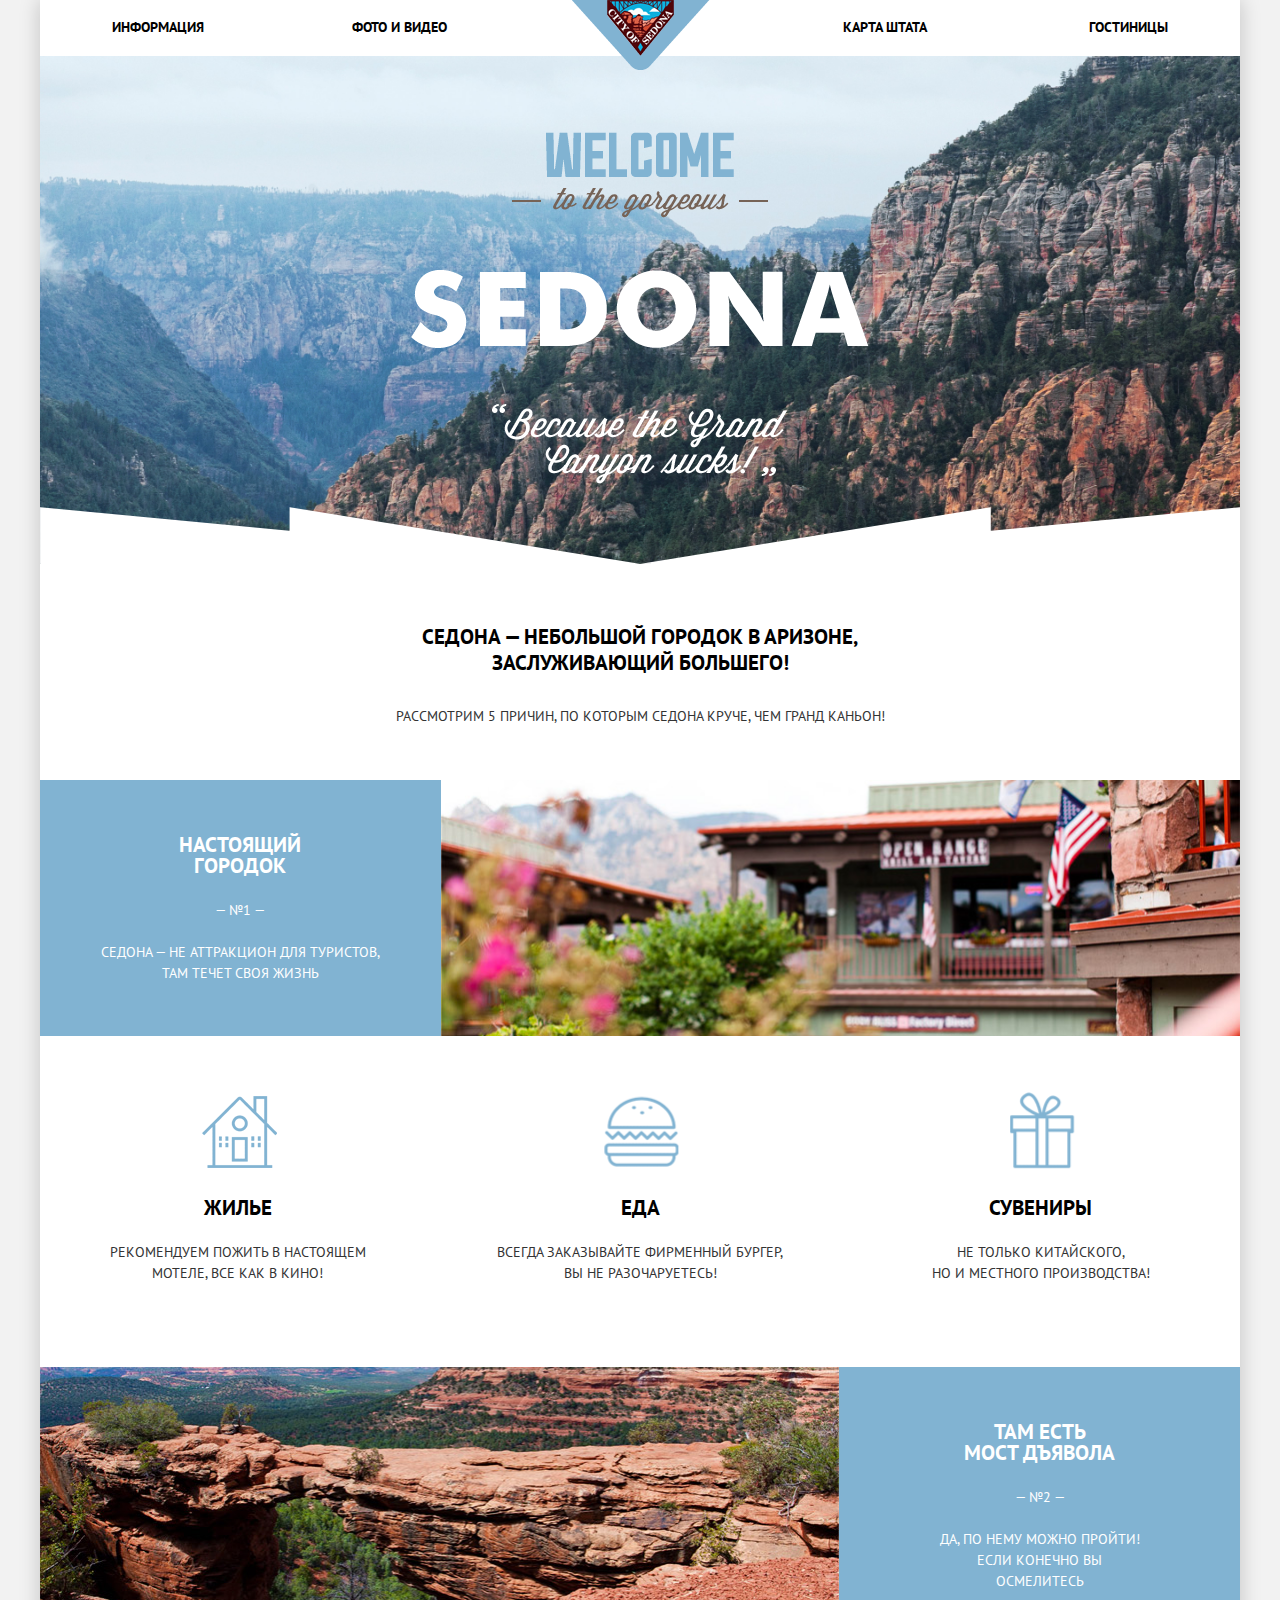
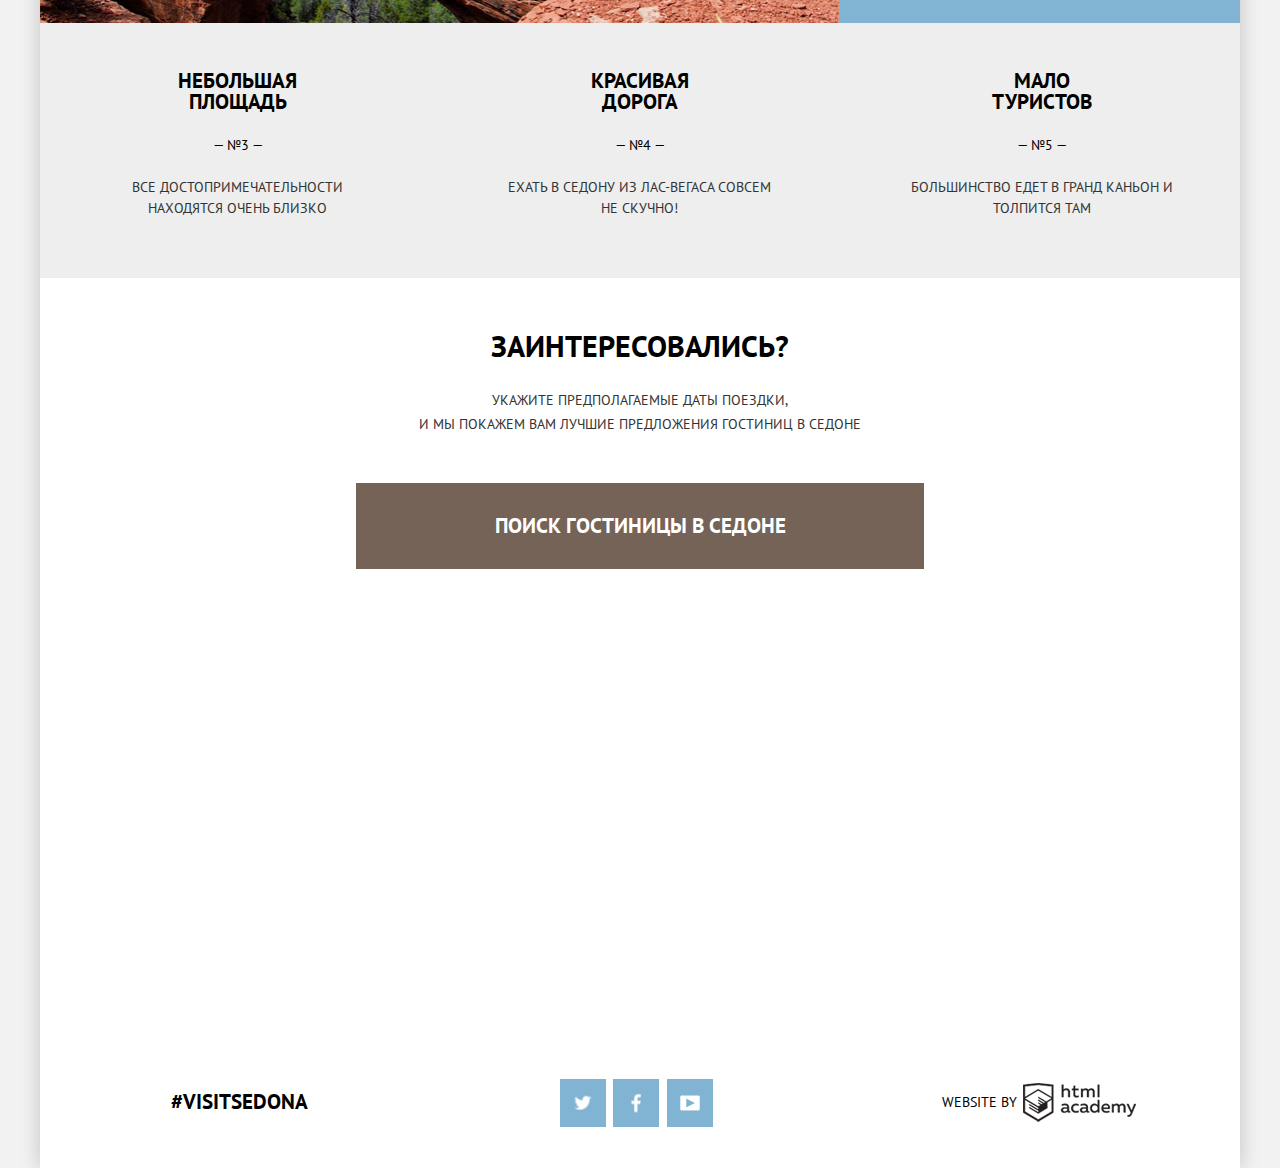
<file: index.html>
<!DOCTYPE html>
<html lang="ru">
  <head>
    <meta charset="utf-8">
    <title>Sedona</title>
    <link href="https://fonts.googleapis.com/css?family=PT+Sans:400,700&subset=latin,cyrillic" rel="stylesheet" type="text/css">
    <link rel="stylesheet" href="css/normalize.css">
    <link rel="stylesheet" href="css/style.min.css">
  </head>
  <body>
    <div class="container">
      <header class="main-header">
        <nav class="main-nav">
          <ul class="clearfix">
            <li class="main-nav-item"><a href="#">Информация</a></li>
            <li class="main-nav-item"><a href="#">Фото и видео</a></li>
            <li class="main-nav-item active"><a href="#">Карта штата</a></li>
            <li class="main-nav-item"><a href="catalog.html">Гостиницы</a></li>
          </ul>
        </nav>
        <div class="main-logo">
          <img src="img/logo.png" alt="logo" width="138" height="70">
        </div>
      </header>
      <main class="index-page">
        <section class="intro">
          <div class="title-image">
            <img src="img/title.png" alt ="title" height="352" width="458">
          </div>
        </section>
        <h1 class="primary-header">Седона — небольшой городок в Аризоне, заслуживающий большего!</h1>
        <p class="simple-text">
          Рассмотрим 5 причин, по которым Седона круче, чем Гранд Каньон!
        </p>
        <section class="features">
          <div class="features-banner clearfix">
            <div class="features-banner-item">
              <b class="features-name">Настоящий<br> городок</b>
              <div class="features-number">— №1 — </div>
              <p class="features-text">Седона — не аттракцион для туристов, там течет своя жизнь</p>
            </div>
            <div class="features-image-wrapper">
              <img class="features-image" src="img/banner-hotel.jpg" alt="banner-hotel" height="401" width="800">
            </div>
          </div>
          <div class="row-1 features-row clearfix">
            <div class="features-item icon icon-hotel">
              <b class="features-name">Жилье</b>
              <p class="simple-text">Рекомендуем пожить в настоящем мотеле, все как в кино!</p>
            </div>
            <div class="features-item icon icon-burger">
              <b class="features-name">Еда</b>
              <p class="simple-text">Всегда заказывайте фирменный бургер, вы не разочаруетесь!</p>
            </div>
            <div class="features-item icon icon-present">
              <b class="features-name">Сувениры</b>
              <p class="simple-text">Не только китайского,<br> но и местного производства!</p>
            </div>
          </div>
          <div class="features-banner clearfix">
           <div class="features-image-wrapper">
              <img class="features-image" src="img/banner-view.jpg" alt="banner-view" height="400" width="800">
           </div>
            <div class="features-banner-item">
              <b class="features-name">Там есть<br> мост дъявола</b>
              <div class="features-number">— №2 — </div>
              <p class="features-text">Да, по нему можно пройти! Если конечно вы осмелитесь</p>
            </div>
          </div>
          <div class="row-2 features-row clearfix">
            <div class="features-item">
              <b class="features-name">Небольшая площадь</b>
              <div class="features-number">— №3 —</div>
              <p class="simple-text">Все достопримеча&shy;тельности находятся очень близко</p>
            </div>
            <div class="features-item">
              <b class="features-name">Красивая дорога</b>
              <div class="features-number">— №4 — </div>
              <p class="simple-text">Ехать в Седону из Лас-Вегаса совсем не скучно!</p>
            </div>
            <div class="features-item">
              <b class="features-name">Мало туристов</b>
              <div class="features-number">— №5 — </div>
              <p class="simple-text">Большинство едет в Гранд Каньон и толпится там</p>
            </div>
          </div>
        </section>
        <div class="index-content">
          <b>Заинтересовались?</b>
          <p class="simple-text">
            Укажите предполагаемые даты поездки,<br> и мы покажем вам лучшие предложения гостиниц в Седоне
          </p>
          <h2><a class="btn-hotel-search" href="form.html">Поиск гостиницы в Седоне</a></h2>
        </div>
        <div class="form-item">
          <form class="hotel-searh-form" action="#" method = "post">
            <div class="form-item-row">
              <label for="arrival-date">Дата заезда:</label>
              <input class="arrival-value" type = "text" name="arrival" id="arrival-date" value="24 апреля 2016">
              <div class="icon-calendar"></div>
            </div>
           <div class="form-item-row">
              <label for="departure-date">Дата выезда:</label>
             <input class="departure-value" type = "text" name="departure" id="departure-date" value="4 июля 2016">
            <div class="icon-calendar"></div>
           </div>
           <div class="form-item-row">
              <label for="adults-number">Взрослые:</label>
              <div class="form-item-rangeblock">
                <span class="minus">-</span>
                <input class="number-value" type="text" name="adults" id="adults-number" value="2">
                <span class="plus">+</span>
              </div>
              <label for="children-number">Дети:</label>
              <div class="form-item-rangeblock">
                <span class="minus">-</span>
                <input class="number-value" type="text" name="children" id="children-number" value="0">
                <span class="plus">+</span>
              </div>
             </div>
            <button class="form-item-button" type="submit"><span>Найти</span></button>
          </form>
        </div>
      </main>
      <footer class="index-main-footer">
        <iframe src="https://www.google.com/maps/embed?pb=!1m18!1m12!1m3!1d666226.0572191516!2d-111.82361361001526!3d34.73352150311485!2m3!1f0!2f0!3f0!3m2!1i1024!2i768!4f13.1!3m3!1m2!1s0x872da132f942b00d%3A0x5548c523fa6c8efd!2z0KHQtdC00L7QvdCwLCDQkNGA0LjQt9C-0L3QsCwg0KHQqNCQ!5e0!3m2!1sru!2sby!4v1453750199853" width="600" height="593" style="border:0" allowfullscreen>
        </iframe>
        <div class="footer-content-wrapper clearfix">
          <div class="hashtag">
            #VISITSEDONA
          </div>
          <section class="footer-social">
            <a class="social-btn social-btn-tw" href="#">Twitter</a>
            <a class="social-btn social-btn-fb" href="#">Facebook</a>
            <a class="social-btn social-btn-yt" href="#">Youtube</a>
          </section>
          <section class="footer-copyright">
            <span>Website By</span> <a class="btn-academy-logo" href="#"></a>
          </section>
        </div>
      </footer>
    </div>
    <script src="js/script.min.js"></script>
  </body>
</html>
</file>
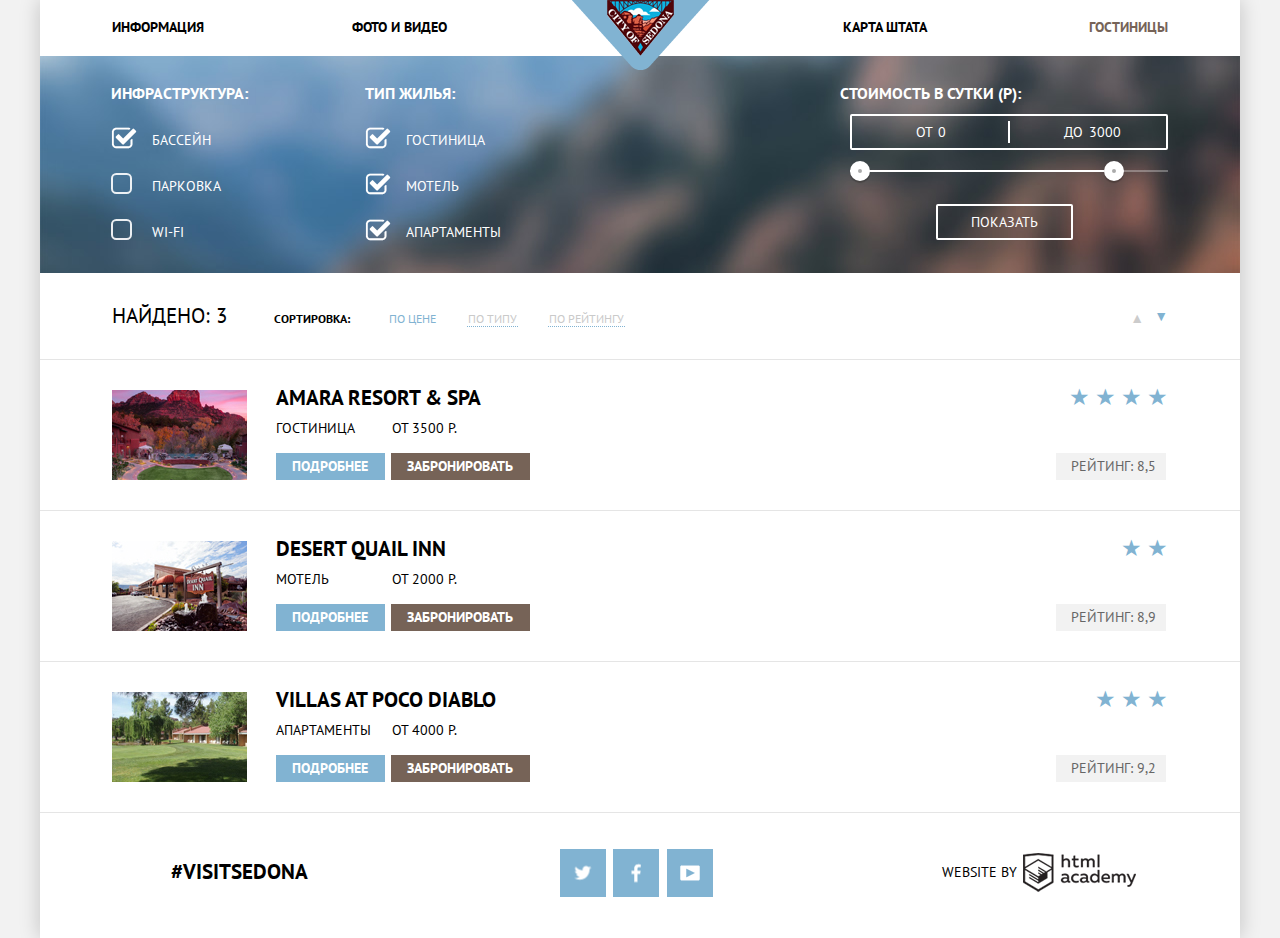
<file: catalog.html>
<!DOCTYPE html>
<html lang="ru">
  <head>
    <meta charset="UTF-8">
    <title>Sedona - Гостиницы</title>
    <link href="https://fonts.googleapis.com/css?family=PT+Sans:400,700&subset=latin,cyrillic" rel="stylesheet" type="text/css">
    <link rel="stylesheet" href="css/normalize.css">
    <link rel="stylesheet" href="css/style.min.css">
  </head>
  <body>
    <div class="container">
      <header class="main-header">
        <nav class="main-nav">
          <ul>
            <li class="main-nav-item"><a href="#">Информация</a></li>
            <li class="main-nav-item"><a href="#">Фото и видео</a></li>
            <li class="main-nav-item"><a href="#">Карта штата</a></li>
            <li class="main-nav-item"><span>Гостиницы</span></li>
          </ul>
        </nav>
        <div class="main-logo">
          <a href="index.html"><img src="img/logo.png" alt="logo" width="138" height="70"></a>
        </div>
      </header>
      <main class="catalog-page">
        <section class="hotels-type">
          <div class="inner-container">
            <form class="hotels-type-form clearfix" action="#" method="post">
              <div class="hotels-type-left">
                <fieldset>
                  <legend>Инфраструктура:</legend>
                    <label class="input-item">
                      <input class="hotels-type-checkbox" type="checkbox" name="hotels" checked>
                      <span class="checkbox-indicator"></span>
                      Бассейн
                    </label>
                    <label class="input-item">
                      <input class="hotels-type-checkbox" type="checkbox" name="hotels">
                      <span class="checkbox-indicator"></span>
                      Парковка
                    </label>
                    <label class="input-item">
                      <input class="hotels-type-checkbox" type="checkbox" name="hotels">
                      <span class="checkbox-indicator"></span>
                      WI-FI
                    </label>
                </fieldset>
                 <fieldset>
                  <legend>Тип жилья:</legend>
                    <label class="input-item">
                      <input class="hotels-type-checkbox" type="checkbox" name="hotels" checked>
                      <span class="checkbox-indicator"></span>
                      Гостиница
                    </label>
                    <label class="input-item">
                      <input class="hotels-type-checkbox" type="checkbox" name="hotels" checked>
                      <span class="checkbox-indicator"></span>
                      Мотель
                    </label>
                    <label class="input-item">
                      <input class="hotels-type-checkbox" type="checkbox" name="hotels" checked>
                      <span class="checkbox-indicator"></span>
                      Апартаменты
                    </label>
                </fieldset>
              </div>
              <div class="hotels-type-right">
                <fieldset>
                  <legend>Стоимость в сутки (Р):</legend>
                  <div class="filter-range">
                    <div class="price-controls">
                      <label class="min-price">от <input type="text" name="min-price" value="0"></label>
                      <label class="max-price">до <input type="text" name="max-price" value="3000"></label>
                    </div>
                    <div class="range-controls">
                      <div class="scale">
                        <div class="bar"></div>
                      </div>
                      <div class="range-toggle range-toggle-min"></div>
                      <div class="range-toggle range-toggle-max"></div>
                    </div>
                  </div>
                </fieldset>
                <button class="btn-transparent" type="submit">Показать</button>
              </div>
            </form>
          </div>
        </section>

        <div class="row-sorting clearfix">
          <div class="hotel-wrapper-left">
            <div class="search-result-title">
              Найдено: 3
            </div>
            <div class="search-result-sorting">Сортировка:</div>
            <a href="#" class="sorting-type active-sorting">По цене</a>
            <a href="#" class="sorting-type">По Типу</a>
            <a href="#" class="sorting-type">По Рейтингу</a>
          </div>
          <div class="hotel-wrapper-right">
            <a class="arrow-up" href="#">▲</a>
            <a class="arrow-down active-arrow" href="#">▼</a>
          </div>
        </div>
        <section class="hotels-list">
          <article class="hotel-item clearfix">
            <div class="hotel-wrapper-left">
              <img src="img/hotel-amara.jpg" alt="hotel-amara" height="90" width="135">
              <div class="hotel-col-info">
                <h2 class="hotel-name">Amara Resort & SPA</h2>
                <div class="hotel-description">
                  <span class="hotel-description-type">Гостиница</span>
                  <span > ОТ 3500 Р.</span>
                </div>
                <a class="btn-more" href="#">Подробнее</a>
                <a class="btn-book" href="#">Забронировать</a>
              </div>
            </div>
            <div class="hotel-wrapper-right clearfix">
              <div class="rating-stars">
                <span class="rating-star">★</span>
                <span class="rating-star">★</span>
                <span class="rating-star">★</span>
                <span class="rating-star">★</span>
              </div>
              <div class="rating">Рейтинг: 8,5</div>
            </div>
          </article>
          <article class="hotel-item clearfix">
            <div class="hotel-wrapper-left">
              <img src="img/hotel-quail.jpg" alt="hotel-quail" height="90" width="135">
              <div class="hotel-col-info">
                <h2 class="hotel-name">DESERT QUAIL INN</h2>
                <div class="hotel-description">
                  <span class="hotel-description-type"> Мотель</span>
                  <span>ОТ 2000 Р.</span>
                </div>
                <a class="btn-more" href="#">Подробнее</a>
                <a class="btn-book" href="#">Забронировать</a>
              </div>
            </div>
            <div class="hotel-wrapper-right">
              <div class="rating-stars">
                <span class="rating-star">★</span>
                <span class="rating-star">★</span>
              </div>
              <div class="rating">Рейтинг: 8,9</div>
            </div>
          </article>
          <article class="hotel-item clearfix">
            <div class="hotel-wrapper-left">
              <img src="img/hotel-villas.jpg" alt="hotel-villas" height="90" width="135">
              <div class="hotel-col-info">
                <h2 class="hotel-name">VILLAS AT POCO DIABLO</h2>
                <div class="hotel-description">
                  <span class="hotel-description-type">Апартаменты </span>
                  <span>ОТ 4000 Р.</span>
                </div>
                <a class="btn-more" href="#">Подробнее</a>
                <a class="btn-book" href="#">Забронировать</a>
              </div>
            </div>
            <div class="hotel-wrapper-right clearfix">
              <div class="rating-stars">
                <span class="rating-star">★</span>
                <span class="rating-star">★</span>
                <span class="rating-star">★</span>
              </div>
              <div class="rating">Рейтинг: 9,2</div>
            </div>
          </article>
        </section>

      </main>
      <footer class="main-footer ">
        <div class="footer-content-wrapper clearfix">
          <div class="hashtag">
            #VISITSEDONA
          </div>
          <section class="footer-social">
            <a class="social-btn social-btn-tw" href="#">Twitter</a>
            <a class="social-btn social-btn-fb" href="#">Facebook</a>
            <a class="social-btn social-btn-yt" href="#">Youtube</a>
          </section>
          <section class="footer-copyright">
            <span>Website By</span>
            <a class="btn-academy-logo" href="#"></a>
          </section>
        </div>
      </footer>
    </div>
  </body>
</html>
</file>
<file: css/style.min.css>
body{min-width:768px;text-transform:uppercase;font-size:14px;line-height:21px;font-family:"PT Sans","Arial","Geneva","Helvetica",sans-serif;background-color:#f2f2f2}h1{font-size:21px;line-height:26px}ul{padding:0;list-style:none;display:block}body,p,ul{margin:0}.clearfix::after{content:"";display:table;clear:both}.container{position:relative;max-width:1200px;margin:0 auto;box-shadow:0 0 20px rgba(0,1,1,.2);background-color:#fff}.main-header{padding-left:6%;padding-right:6%;min-height:56px}.main-logo{position:absolute;z-index:2;top:0;right:50%;margin-right:-70px;cursor:pointer}.main-nav,.main-nav-item{display:block}.main-nav-item{float:left;width:20%;padding-top:14px;padding-bottom:16px;padding-right:2%;line-height:26px;text-align:left}.main-nav-item:not(:first-child){width:19.1%;padding-left:.7%}.btn-hotel-search,.main-nav-item a,.main-nav-item span{text-decoration:none}.main-nav-item a{color:#000}.main-nav-item a,.main-nav-item span{font-weight:700}.btn-hotel-search,.form-item-button{color:#fff}.hotel-name:hover,.main-nav-item a:hover{color:#81b3d2}.hotel-name:active,.main-nav-item a:active{color:#cacaca}.main-nav-item span{cursor:pointer;color:#766357}.main-nav-item span:hover{color:#604e43}.main-nav-item span:active{opacity:.3}.main-nav-item:nth-child(3n){margin-left:12%}.main-nav-item:nth-child(n+3){padding-right:0;padding-left:2.3%;text-align:right}.main-nav-item:last-child{float:right}.title-image{position:relative;padding-top:76px;background:#dceaf3 url(../img/bg-main.jpg) no-repeat;background-size:cover;background-position:0 28%;min-height:432px}.title-image::after{content:"";position:absolute;width:100%;height:57px;bottom:0;background:url(../img/border-image.png) no-repeat;background-size:100% 100%}.hotels-type{background:#698eb3 url(../img/bg-filter.jpg) no-repeat;background-size:cover;background-position:0 16%}.title-image img{display:block;margin:0 auto;padding-bottom:80px}.features-banner-item,.features-item,.footer-content-wrapper,.index-content,.main-header,.primary-header,.simple-text{text-align:center}.primary-header{width:445px;margin:60px auto 30px}.simple-text{margin-bottom:53px;color:#333}.features-banner-item{box-sizing:border-box;float:left;width:33.4%;padding-top:54px;min-height:256px;color:#fff;background-color:#81b3d2}.features-banner-item .features-text{width:75%;margin:0 auto}.features-banner-item:nth-of-type(2) .features-text{width:53%}.features-item{float:left;width:31%;min-height:208px;padding-left:1%;padding-right:1%}.features-name{margin-bottom:24px;display:block;font-size:21px}.features-number{margin-bottom:21px}.features-image{position:absolute;top:0;bottom:0;margin:auto;width:100%;height:auto}.features-image-wrapper{position:relative;overflow:hidden;float:left;height:256px;width:66.6%}.btn-academy-logo::before,.icon::before,.social-btn::before{content:"";position:absolute;top:0;left:50%;right:50%;background-image:url(..//img/spritesheet.png);background-repeat:no-repeat}.social-btn::before{top:50%;transform:translate(-50%,-50%)}.icon-burger::before{width:74px;height:70px;transform:translate(-40%,1%);background-position:-103px -34px}.icon-present::before{width:64px;height:76px;transform:translate(-34%,-5%);background-position:-187px -5px}.icon-hotel::before{width:75px;height:72px;transform:translate(-48%);background-position:-5px -114px}.icon-academy::before{width:113px;height:39px;background-position:-90px -114px}.social-btn{display:inline-block;width:46px;height:48px;margin-right:1.8%;font-size:0;position:relative;background-color:#81b3d2}.social-btn-tw::before{width:17px;height:15px;background-position:-123px -5px}.social-btn-yt::before{width:20px;height:16px;background-position:-150px -5px}.social-btn-fb::before{width:10px;height:19px;background-position:-103px -5px}.social-btn:hover{background-color:#669ec0}.social-btn:active{background-color:#5496bd}.social-btn:active::before{opacity:.2}.btn-academy-logo,.footer-copyright span{margin-right:2px;vertical-align:middle}.btn-academy-logo{display:inline-block;font-size:0;position:relative}.btn-academy-logo,.btn-academy-logo::before{width:113px;height:39px}.btn-academy-logo::before{width:113px;height:39px;left:0;background-position:-90px -114px}.btn-academy-logo:hover::before{background-position:-90px -163px}.btn-academy-logo:active::before{background-position:-90px -114px;opacity:.3}.row-2{background-color:#eee}.row-2 .features-item{padding-top:47px}.row-2 .features-name{width:43%;margin:0 auto 23px}.row-2 .features-item:nth-child(n+2){padding-left:1.5%}.row-2 .simple-text{margin-bottom:59px}.row-1 .features-item{position:relative;min-height:170px;padding-top:101px;margin-top:60px}.row-1 .features-item:nth-of-type(2){padding-left:2%;width:30%}.row-1 .features-item:nth-of-type(3){padding-left:2.4%;width:30%}.features-item .simple-text{width:71%;margin:0 auto}.icon-burger .simple-text{width:80%}.index-content{padding-top:56px}.index-content .simple-text,.index-content b{line-height:24px}.index-content b{display:block;margin-bottom:30px;font-size:30px}.index-content .simple-text{margin-bottom:47px}.form-item,.index-content h2{width:568px;margin:0 auto}.btn-hotel-search{display:block;padding-top:32px;padding-bottom:33px;background-color:#766357}.form-item{display:none;overflow:hidden;position:absolute;right:50%;left:50%;padding-top:55px;transform:translate(-50%);background-color:#fff;font-size:0;line-height:26px;vertical-align:middle;box-shadow:0 7px 15px 0 rgba(0,1,1,.15)}.form-item-show{display:block;animation:pull-out 1s}@keyframes pull-out{0%{height:0}to{height:339px}}.form-item-row input,.form-item-row label{font-size:14px}.form-item-row input,.form-item-row label,.hashtag{font-weight:700;line-height:26px;text-transform:uppercase}.form-item-row{width:475px;margin:0 auto}.form-item-button{display:block;width:458px;border:0;margin:0 auto 55px;padding-top:19px;padding-bottom:18px;font-size:21px;line-height:21px;outline:none;background-color:#81b3d2}.form-item-button span{text-transform:uppercase;font-family:"PT Sans","Arial","Geneva","Helvetica",sans-serif}.form-item-button:hover{background-color:#669ec0}.form-item-button:active{background-color:#5496bd}.form-item-button:active span{opacity:.5}.form-item-row{position:relative;box-sizing:border-box;margin-bottom:29px}.form-item-row:first-child{padding-left:11px}.form-item-row:nth-child(2){padding-left:8px}.form-item-row:last-of-type{margin-bottom:53px;padding-left:7px}.icon-calendar{position:absolute;top:8px;right:18px;width:21px;height:22px;background-image:url(..//img/spritesheet.png);background-repeat:no-repeat;background-position:-5px -5px;cursor:pointer;opacity:.2}.icon-calendar:hover{opacity:1}.icon-calendar:active{background-position:-36px -5px}.departure-value .arrival-value,.minus,.number-value,.plus{background-color:#f2f2f2}.minus,.number-value,.plus{width:38px;height:38px;padding:0;border:0;text-align:center}.number-value{outline:none}.minus,.plus{display:inline-block;box-sizing:border-box;padding-top:6px;color:rgba(0,0,0,.3);cursor:pointer}.minus{font-size:42px;line-height:21px;font-weight:400}.plus{font-size:26px;line-height:26px;font-weight:700}.minus:hover,.plus:hover{color:#000}.minus:active,.plus:active{color:#81b3d2}.arrival-value,.departure-value{width:300px;height:26px;padding:7px 30px 6px 14px;border:0;margin-left:20px;outline-color:gray;background-color:#f2f2f2}.departure-value{width:304px;padding:6px 30px 6px 11px}.arrival-value:hover,.departure-value:hover{background-color:#ebebeb}.arrival-value:focus,.departure-value:focus{background-color:#fff}.form-item-rangeblock{display:inline-block;vertical-align:baseline}.form-item-rangeblock>span{vertical-align:top}.form-item-rangeblock:first-of-type{margin-left:41px;margin-right:53px}.form-item-rangeblock:nth-of-type(2){margin-left:27px}.footer-content-wrapper{width:100%;background-color:rgba(255,255,255,.9);min-height:125px}.index-main-footer .footer-content-wrapper{position:absolute;bottom:0}.index-main-footer iframe{width:100%}.footer-copyright{padding-top:40px}.footer-copyright,.footer-social,.hashtag{float:left;box-sizing:border-box;width:33.33%}.footer-social{padding-top:36px;font-size:0}.hashtag{font-size:21px;padding-top:46px}.hotels-type-form fieldset,.hotels-type-form legend{margin:0;padding:0;border:0;color:#fff}.hotels-type-form legend{font-weight:700;font-size:16px}.inner-container{padding-top:27px;padding-right:6%;padding-left:5.9%}.filter-range{padding-top:10px;margin-left:3%}.filter-range-title{margin-bottom:9px;font-weight:700;font-size:16px;line-height:21px}.price-controls{position:relative;height:32px;margin-bottom:20px;font-size:0;border:2px solid #fff;border-radius:2px}.price-controls::after{content:"";position:absolute;top:50%;left:50%;width:2px;height:22px;background:#fff;transform:translate(-50%,-50%)}.price-controls label{display:inline-block;font-size:14px;line-height:31px;vertical-align:top;cursor:pointer}.price-controls .max-price,.price-controls .min-price{width:27%;padding-left:20.2%}.price-controls input{width:57%;height:31px;margin:0;color:inherit;font:inherit;background:0 0;border:none;outline:none}.range-controls{position:relative;margin-bottom:32px}.range-controls .scale{height:2px;background:rgba(255,255,255,.3)}.range-controls .bar{width:80%;height:2px;background:#fff}.range-toggle{position:absolute;top:-9px;width:4px;height:4px;background:#ababab;border:8px solid #fff;border-radius:50%;box-shadow:0 2px 1px 0 rgba(0,1,1,.2);cursor:pointer}.range-toggle-min{left:0}.range-toggle:hover{background:#1c4f80}.range-toggle-max{left:80%}.btn-transparent{display:block;margin:0 auto;padding:6px 33px;font-size:14px;line-height:20px;color:#fff;text-transform:uppercase;background:0 0;border:2px solid #fff;border-radius:2px;outline:none;cursor:pointer;font-family:"PT Sans","Arial","Geneva","Helvetica",sans-serif}.btn-transparent:hover{background-color:#fff;color:#000}.hotels-type{min-height:217px}.hotels-type-left{float:left;width:60%;font-size:0}.hotels-type-right{float:right;width:31%}.hotels-type-left fieldset{display:inline-block;vertical-align:top;width:40%;font-size:14px}.hotels-type-left fieldset:first-of-type{min-width:240px}.input-item{position:relative;display:block;height:25px;margin-right:50%;margin-top:21px;padding-left:41px;cursor:pointer}fieldset .input-item:first-of-type{margin-top:26px}.input-item input{margin-top:25px}.input-item input[type=checkbox]{display:none}.input-item input[type=checkbox]+.checkbox-indicator{position:absolute;opacity:.9;top:-3px;left:0;width:17px;height:17px;border:2px solid #fff;border-radius:25%}.input-item input[type=checkbox]:checked+.checkbox-indicator{width:26px;height:22px;border:0;opacity:1;border-radius:0;background-position:-67px -5px;background-image:url(../img/spritesheet.png);background-repeat:no-repeat}.input-item input[type=checkbox]:disabled+.checkbox-indicator{opacity:.4}.hotel-item,.row-sorting{padding-right:6%;padding-left:6%;border-bottom:1px solid rgba(0,0,0,.1)}.row-sorting{padding-top:30px;padding-bottom:25px;text-align:center}.row-sorting .hotel-wrapper-right{padding-top:3px}.search-result-sorting{font-size:12px;font-weight:700}.sorting-type{margin-right:30px;padding:0 1px;border-bottom:1px dotted #81b3d2;line-height:14px;font-size:12px;color:#cacaca;text-decoration:none}.active-sorting{color:#81b3d2;opacity:1;border:0}.search-result-title{margin-right:47px}.search-result-sorting{margin-right:38px}.sorting-type:hover:not(.active-sorting){color:#81b3d2}.sorting-type:active:not(.active-sorting){opacity:1;color:#000}.hotel-item{padding-top:25px;padding-bottom:30px}.hotel-wrapper-left{float:left;font-size:0}.btn-more,.hotel-wrapper-left img{vertical-align:bottom}.hotel-col-info{font-size:0}.hotel-col-info *{font-size:14px}.hotel-wrapper-right{float:right}.arrow-down,.arrow-up,.search-result-sorting,.search-result-title{display:inline-block;vertical-align:baseline}.hotel-col-info,.sorting-type{display:inline-block}.sorting-type{vertical-align:baseline}.arrow-down,.arrow-up{text-decoration:none;color:#ccc}.arrow-down:hover:not(.active-arrow),.arrow-up:hover:not(.active-arrow){color:#000}.active-arrow,.arrow-down:active:not(.active-arrow),.arrow-up:active:not(.active-arrow){color:#81b3d2}.arrow-up{margin-right:6px;padding-top:2px}.active-arrow{vertical-align:top}.hotel-name,.search-result-title{line-height:26px;font-size:21px}.hotel-name{margin:0 0 7px;cursor:pointer}.rating-stars{margin-bottom:42px;padding-top:1px;text-align:right}.rating-star{display:inline-block;margin-right:1px;vertical-align:baseline;color:#81b3d2;font-size:23px}.rating-stars .rating-star:last-of-type{margin-right:0}.rating{background:#f2f2f2;padding:3px 0 3px 4px;color:#666;width:106px;text-align:center;margin-right:2px}.hotel-col-info{vertical-align:top;margin-left:29px}.hotel-description{margin-bottom:14px}.hotel-description-type{display:inline-block;width:110px;margin-right:2px}.btn-book,.btn-more{display:inline-block;padding:3px 17px 3px 16px;text-decoration:none;color:#fff;font-weight:700}.btn-book:active,.btn-hotel-search:active,.btn-more:active{color:rgba(255,255,255,.4)}.btn-more{background-color:#81b3d2;margin-right:6px}.btn-more:hover{background-color:#669ec0}.btn-more:active{background-color:#5496bd}.btn-book{background-color:#766357;vertical-align:top}.btn-book:hover,.btn-hotel-search:hover{background-color:#604e43}.btn-book:active,.btn-hotel-search:active{background-color:#503e33}
</file>
